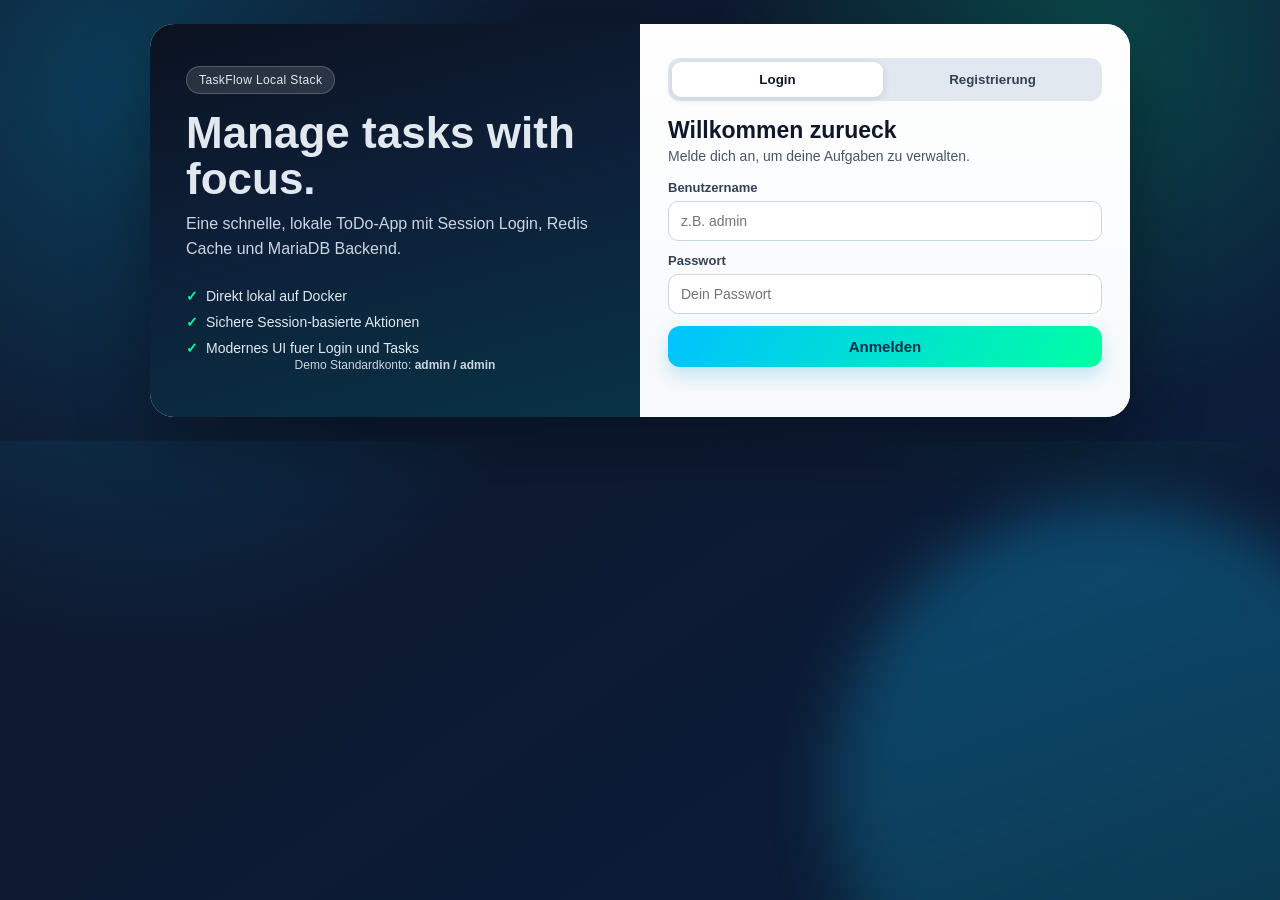
<file: docker-final/docker-apache/context/html/index.html>
<!DOCTYPE html>
<html lang="de">
<head>
    <meta charset="UTF-8">
    <meta name="viewport" content="width=device-width, initial-scale=1.0">
    <title>TaskFlow - Login & Registrierung</title>
    <style>
        :root {
            --bg-0: #0f172a;
            --bg-1: #0b1d3a;
            --accent-a: #00c2ff;
            --accent-b: #00ffa3;
            --card: rgba(255, 255, 255, 0.88);
            --text-main: #0f172a;
            --text-muted: #475569;
            --ring: #0ea5e9;
            --danger: #ef4444;
        }

        * {
            box-sizing: border-box;
        }

        html, body {
            margin: 0;
            min-height: 100%;
            font-family: "Segoe UI", "Helvetica Neue", sans-serif;
            color: var(--text-main);
            background:
                radial-gradient(circle at 10% 20%, rgba(0, 194, 255, 0.22), transparent 35%),
                radial-gradient(circle at 85% 10%, rgba(0, 255, 163, 0.20), transparent 32%),
                linear-gradient(145deg, var(--bg-0), var(--bg-1));
        }

        body {
            display: grid;
            place-items: center;
            padding: 24px;
            overflow-x: hidden;
        }

        .backdrop-shape {
            position: fixed;
            inset: auto -10vw -20vh auto;
            width: 45vw;
            height: 45vw;
            border-radius: 50%;
            background: linear-gradient(160deg, rgba(14, 165, 233, 0.35), rgba(16, 185, 129, 0.15));
            filter: blur(30px);
            pointer-events: none;
        }

        .auth-wrap {
            width: min(980px, 100%);
            border-radius: 24px;
            overflow: hidden;
            box-shadow: 0 24px 70px rgba(0, 0, 0, 0.35);
            display: grid;
            grid-template-columns: 1fr 1fr;
            background: var(--card);
            animation: fadeIn 500ms ease-out;
        }

        .brand-side {
            background: linear-gradient(165deg, #0b1220, #0d1f38 45%, #083344 100%);
            color: #e2e8f0;
            padding: 42px 36px;
            display: flex;
            flex-direction: column;
            justify-content: space-between;
            position: relative;
        }

        .brand-pill {
            display: inline-block;
            background: rgba(255, 255, 255, 0.12);
            border: 1px solid rgba(255, 255, 255, 0.2);
            border-radius: 999px;
            padding: 6px 12px;
            font-size: 12px;
            letter-spacing: 0.4px;
        }

        .brand-side h1 {
            margin: 16px 0 10px;
            font-size: clamp(28px, 4vw, 44px);
            line-height: 1.05;
        }

        .brand-side p {
            margin: 0;
            color: #cbd5e1;
            line-height: 1.55;
        }

        .feature-list {
            margin: 26px 0 0;
            padding: 0;
            list-style: none;
            display: grid;
            gap: 10px;
            font-size: 14px;
        }

        .feature-list li::before {
            content: "\2713";
            color: var(--accent-b);
            margin-right: 8px;
            font-weight: 700;
        }

        .forms-side {
            padding: 34px 28px 26px;
            background: linear-gradient(180deg, rgba(255,255,255,0.98), rgba(248,250,252,0.96));
        }

        .forms-tabs {
            display: grid;
            grid-template-columns: 1fr 1fr;
            background: #e2e8f0;
            border-radius: 12px;
            padding: 4px;
            gap: 4px;
            margin-bottom: 16px;
        }

        .tab-btn {
            border: 0;
            background: transparent;
            border-radius: 9px;
            padding: 10px;
            font-weight: 700;
            color: #334155;
            cursor: pointer;
        }

        .tab-btn.active {
            background: #ffffff;
            color: #0f172a;
            box-shadow: 0 2px 8px rgba(15, 23, 42, 0.12);
        }

        .status {
            margin: 0 0 14px;
            padding: 10px 12px;
            border-radius: 10px;
            font-size: 13px;
            font-weight: 600;
            display: none;
        }

        .status.success {
            display: block;
            background: #dcfce7;
            color: #166534;
            border: 1px solid #86efac;
        }

        .status.error {
            display: block;
            background: #fee2e2;
            color: #991b1b;
            border: 1px solid #fca5a5;
        }

        .form-card {
            display: none;
            animation: slideIn 220ms ease-out;
        }

        .form-card.active {
            display: block;
        }

        .form-title {
            margin: 0 0 4px;
            font-size: 23px;
        }

        .form-subtitle {
            margin: 0 0 16px;
            color: var(--text-muted);
            font-size: 14px;
        }

        .field {
            display: grid;
            gap: 6px;
            margin-bottom: 12px;
        }

        .field label {
            font-size: 13px;
            font-weight: 700;
            color: #334155;
        }

        .field input {
            width: 100%;
            border: 1px solid #cbd5e1;
            border-radius: 10px;
            padding: 11px 12px;
            font-size: 14px;
            background: #fff;
            transition: border-color 150ms ease, box-shadow 150ms ease;
        }

        .field input:focus {
            outline: none;
            border-color: var(--ring);
            box-shadow: 0 0 0 3px rgba(14, 165, 233, 0.15);
        }

        .submit-btn {
            width: 100%;
            border: 0;
            border-radius: 12px;
            padding: 12px;
            font-size: 15px;
            font-weight: 700;
            cursor: pointer;
            color: #082f49;
            background: linear-gradient(120deg, var(--accent-a), var(--accent-b));
            box-shadow: 0 8px 18px rgba(14, 165, 233, 0.25);
        }

        .submit-btn:hover {
            filter: brightness(1.04);
        }

        .hint {
            margin: 12px 0 0;
            font-size: 12px;
            color: #64748b;
            text-align: center;
        }

        @keyframes fadeIn {
            from { opacity: 0; transform: translateY(6px); }
            to { opacity: 1; transform: translateY(0); }
        }

        @keyframes slideIn {
            from { opacity: 0; transform: translateY(8px); }
            to { opacity: 1; transform: translateY(0); }
        }

        @media (max-width: 860px) {
            .auth-wrap {
                grid-template-columns: 1fr;
            }

            .brand-side {
                min-height: 220px;
            }
        }
    </style>
</head>
<body>
    <div class="backdrop-shape"></div>
    <div class="auth-wrap">
        <section class="brand-side">
            <div>
                <span class="brand-pill">TaskFlow Local Stack</span>
                <h1>Manage tasks with focus.</h1>
                <p>Eine schnelle, lokale ToDo-App mit Session Login, Redis Cache und MariaDB Backend.</p>
                <ul class="feature-list">
                    <li>Direkt lokal auf Docker</li>
                    <li>Sichere Session-basierte Aktionen</li>
                    <li>Modernes UI fuer Login und Tasks</li>
                </ul>
            </div>
            <p class="hint">Demo Standardkonto: <strong>admin / admin</strong></p>
        </section>

        <section class="forms-side">
            <div class="forms-tabs">
                <button class="tab-btn active" id="tab-login" type="button">Login</button>
                <button class="tab-btn" id="tab-register" type="button">Registrierung</button>
            </div>

            <p id="status" class="status"></p>

            <div id="login-card" class="form-card active">
                <h2 class="form-title">Willkommen zurueck</h2>
                <p class="form-subtitle">Melde dich an, um deine Aufgaben zu verwalten.</p>
                <form action="../cgi-bin/vns/todo/login.sh" method="POST">
                    <div class="field">
                        <label for="login-user">Benutzername</label>
                        <input id="login-user" type="text" name="username" placeholder="z.B. admin" required>
                    </div>
                    <div class="field">
                        <label for="login-pass">Passwort</label>
                        <input id="login-pass" type="password" name="password" placeholder="Dein Passwort" required>
                    </div>
                    <button class="submit-btn" type="submit">Anmelden</button>
                </form>
            </div>

            <div id="register-card" class="form-card">
                <h2 class="form-title">Neues Konto erstellen</h2>
                <p class="form-subtitle">Erstelle deinen Benutzer fuer die lokale App.</p>
                <form action="../cgi-bin/vns/todo/register.sh" method="POST">
                    <div class="field">
                        <label for="reg-user">Benutzername</label>
                        <input id="reg-user" type="text" name="username" minlength="3" maxlength="30" placeholder="mind. 3 Zeichen" required>
                    </div>
                    <div class="field">
                        <label for="reg-pass">Passwort</label>
                        <input id="reg-pass" type="password" name="password" minlength="6" maxlength="64" placeholder="mind. 6 Zeichen" required>
                    </div>
                    <div class="field">
                        <label for="reg-pass2">Passwort wiederholen</label>
                        <input id="reg-pass2" type="password" name="confirm_password" minlength="6" maxlength="64" placeholder="Passwort bestaetigen" required>
                    </div>
                    <button class="submit-btn" type="submit">Registrieren</button>
                </form>
            </div>
        </section>
    </div>

    <script>
        (function () {
            var params = new URLSearchParams(window.location.search);
            var statusEl = document.getElementById('status');
            var tabLogin = document.getElementById('tab-login');
            var tabRegister = document.getElementById('tab-register');
            var loginCard = document.getElementById('login-card');
            var registerCard = document.getElementById('register-card');

            function setTab(target) {
                var loginActive = target === 'login';
                tabLogin.classList.toggle('active', loginActive);
                tabRegister.classList.toggle('active', !loginActive);
                loginCard.classList.toggle('active', loginActive);
                registerCard.classList.toggle('active', !loginActive);
            }

            tabLogin.addEventListener('click', function () { setTab('login'); });
            tabRegister.addEventListener('click', function () { setTab('register'); });

            if (params.get('registered') === '1') {
                statusEl.textContent = 'Registrierung erfolgreich. Bitte jetzt anmelden.';
                statusEl.className = 'status success';
                setTab('login');
            }

            if (params.get('error') === 'login') {
                statusEl.textContent = 'Login fehlgeschlagen. Bitte pruefe Benutzername und Passwort.';
                statusEl.className = 'status error';
                setTab('login');
            }

            if (params.get('error') === 'register') {
                statusEl.textContent = 'Registrierung fehlgeschlagen. Bitte Eingaben pruefen.';
                statusEl.className = 'status error';
                setTab('register');
            }
        })();
    </script>
</body>
</html>
</file>
